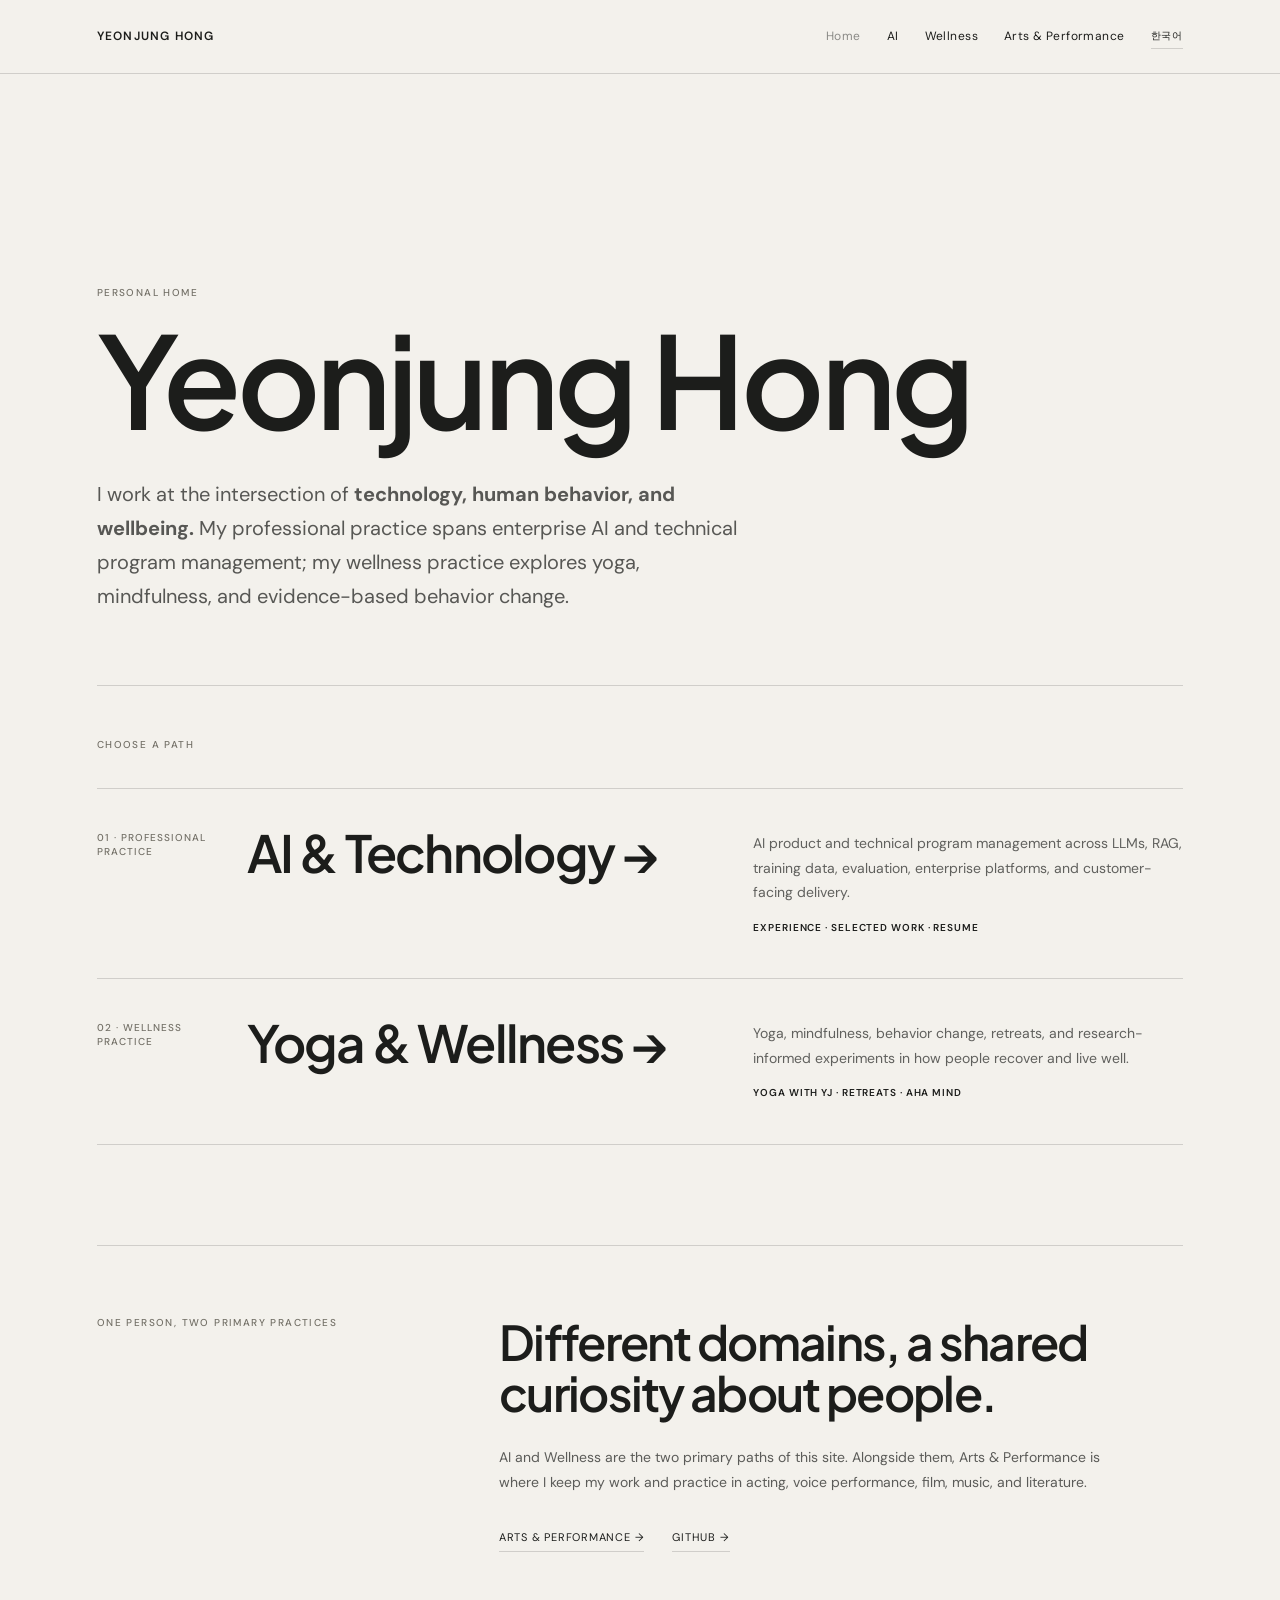
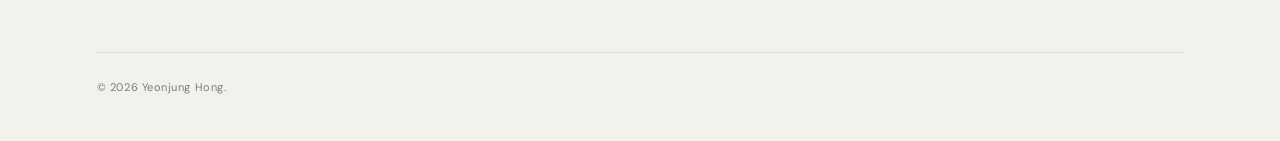
<file: index.html>
<!doctype html><html lang="en"><head><script>(function(){var l=localStorage.getItem('site-lang')||'en';document.documentElement.setAttribute('data-lang',l);document.documentElement.lang=l;})();</script><meta charset="utf-8"><meta name="viewport" content="width=device-width,initial-scale=1"><title>Yeonjung Hong — AI & Wellness</title><link rel="stylesheet" href="styles.css"><style>:root{--edge:clamp(22px,6vw,84px)}.wrap{max-width:1240px;margin:auto;padding:0 var(--edge)}.nav{padding-inline:max(var(--edge),calc((100% - 1240px)/2 + var(--edge)));flex-wrap:wrap}.hero{min-height:68vh;display:flex;flex-direction:column;justify-content:flex-end;padding:110px 0 72px;border-bottom:1px solid var(--color-divider)}.kicker{display:block;font:500 10px/1.4 var(--font-body);letter-spacing:.14em;text-transform:uppercase;color:var(--color-neutral-600);margin-bottom:22px}.display{font-size:clamp(64px,10vw,132px);line-height:.88;margin:0;max-width:900px}.hero .sub{font-size:clamp(16px,1.7vw,20px);line-height:1.7;max-width:650px;margin:42px 0 0;opacity:.72}.paths-head{padding:52px 0 14px}.paths{border-top:1px solid var(--color-divider);padding-bottom:100px}.path-card{display:grid;grid-template-columns:120px 1fr minmax(260px,430px);gap:30px;align-items:start;text-decoration:none;color:inherit;padding:42px 0;border-bottom:1px solid var(--color-divider);transition:opacity .2s}.path-card:hover{opacity:.52}.path-card .num{font:500 10px/1.4 var(--font-body);letter-spacing:.1em;text-transform:uppercase;color:var(--color-neutral-600)}.path-card h2{font-size:clamp(34px,4vw,56px);margin:-6px 0 0}.path-card p{font-size:14px;line-height:1.75;margin:0;opacity:.68}.path-card .go{display:block;margin-top:15px;font-size:10px;letter-spacing:.09em;text-transform:uppercase;font-weight:600}.about{border-top:1px solid var(--color-divider);padding:70px 0 100px;display:grid;grid-template-columns:1fr 2fr;gap:60px}.about h2{font-size:clamp(30px,4vw,48px);margin:0 0 26px;max-width:650px}.about p{max-width:620px;font-size:14px;line-height:1.8;opacity:.7}.secondary{display:flex;gap:28px;flex-wrap:wrap;margin-top:32px;font-size:11px;letter-spacing:.07em;text-transform:uppercase}.secondary a{text-decoration:none;border-bottom:1px solid var(--color-divider);padding-bottom:5px}footer{padding:25px 0 45px;border-top:1px solid var(--color-divider);font-size:11px;letter-spacing:.05em;opacity:.55}@media(max-width:760px){.hero{min-height:58vh;padding-top:80px}.path-card{grid-template-columns:1fr;gap:12px}.path-card h2{margin:0}.about{grid-template-columns:1fr;gap:20px}}</style></head><body><nav class="nav"><span class="nav-brand">Yeonjung Hong</span><a href="index.html" aria-current="page">Home</a><a href="ai-career.html">AI</a><a href="https://yeonjung-yoga.yjh0ng.chatgpt.site/">Wellness</a><a href="art.html">Arts &amp; Performance</a><button class="btn btn-secondary" type="button" data-lang-toggle><span class="lang-en">한국어</span><span class="lang-ko">English</span></button></nav><div class="wrap"><section class="hero"><span class="kicker">Personal home</span><h1 class="display">Yeonjung Hong</h1><p class="sub lang-en">I work at the intersection of <strong>technology, human behavior, and wellbeing.</strong> My professional practice spans enterprise AI and technical program management; my wellness practice explores yoga, mindfulness, and evidence-based behavior change.</p><p class="sub lang-ko"><strong>기술, 인간의 행동, 그리고 웰빙</strong>이 만나는 지점에서 일합니다. AI에서는 엔터프라이즈 AI와 기술 프로그램을 만들고, 웰니스에서는 요가·마음챙김·근거 기반 행동 변화를 탐구합니다.</p></section><div class="paths-head"><span class="kicker"><span class="lang-en">Choose a path</span><span class="lang-ko">관심 있는 영역으로 들어가세요</span></span></div><section class="paths"><a class="path-card ai" href="ai-career.html"><span class="num">01 · Professional practice</span><h2>AI &amp; Technology →</h2><div><p class="lang-en">AI product and technical program management across LLMs, RAG, training data, evaluation, enterprise platforms, and customer-facing delivery.</p><p class="lang-ko">LLM, RAG, 학습 데이터, 평가, 엔터프라이즈 플랫폼과 고객 현장까지 이어지는 AI 프로덕트·기술 프로그램 매니지먼트.</p><span class="go">Experience · Selected Work · Resume</span></div></a><a class="path-card wellness" href="https://yeonjung-yoga.yjh0ng.chatgpt.site/"><span class="num">02 · Wellness practice</span><h2>Yoga &amp; Wellness →</h2><div><p class="lang-en">Yoga, mindfulness, behavior change, retreats, and research-informed experiments in how people recover and live well.</p><p class="lang-ko">요가, 마음챙김, 행동 변화, 리트릿, 그리고 사람들이 잘 회복하고 살아가기 위한 연구 기반의 실천.</p><span class="go">Yoga with YJ · Retreats · Aha Mind</span></div></a></section><section class="about"><span class="kicker"><span class="lang-en">One person, two primary practices</span><span class="lang-ko">두 개의 중심 실천</span></span><div><h2><span class="lang-en">Different domains, a shared curiosity about people.</span><span class="lang-ko">분야는 달라도, 사람에 대한 관심은 이어집니다.</span></h2><p class="lang-en">AI and Wellness are the two primary paths of this site. Alongside them, Arts & Performance is where I keep my work and practice in acting, voice performance, film, music, and literature.</p><p class="lang-ko">이 사이트의 두 중심축은 AI와 Wellness입니다. 그 옆의 Arts & Performance에는 연기, 광고 나레이션, 영화, 음악, 문학과 관련된 작업과 경험을 기록합니다.</p><div class="secondary"><a href="art.html">Arts & Performance →</a><a href="https://github.com/reborn-everyday" target="_blank" rel="noopener">GitHub →</a></div></div></section><footer>© 2026 Yeonjung Hong.</footer></div><script src="i18n.js" defer></script></body></html>
</file>
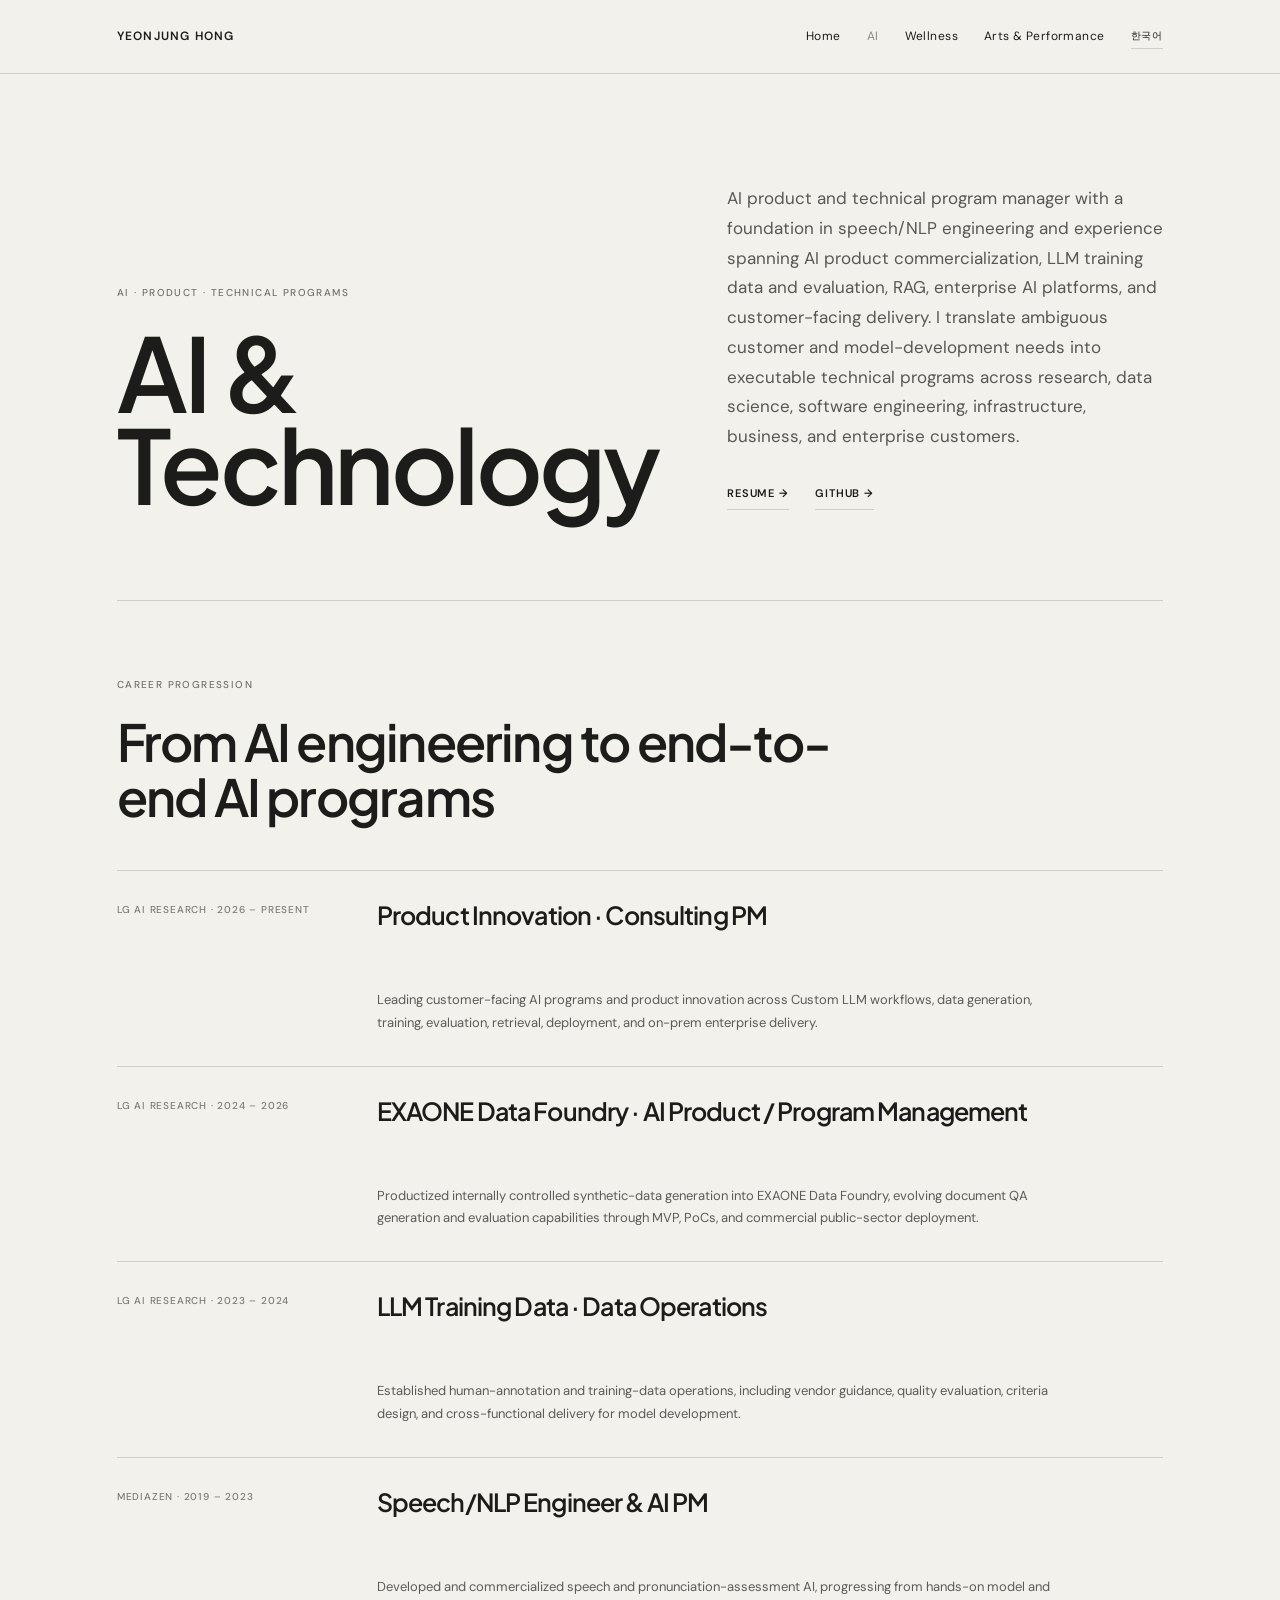
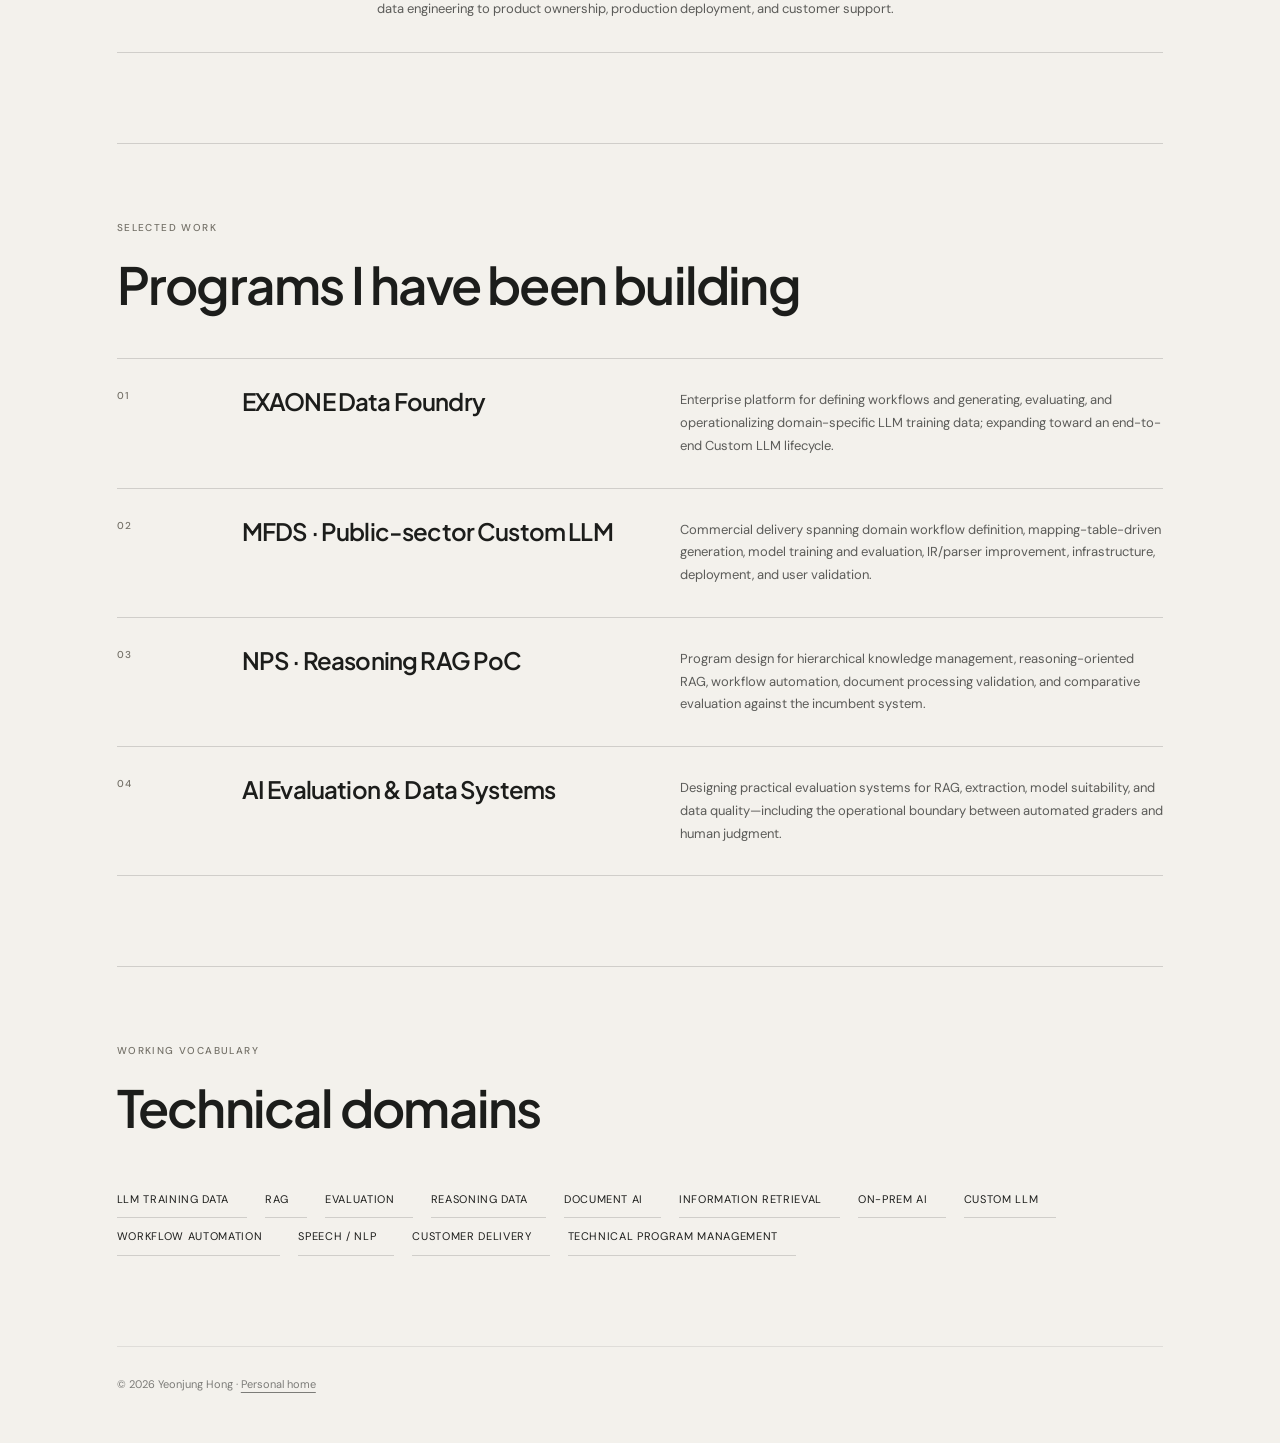
<file: ai-career.html>
<!doctype html><html lang="en"><head><script>(function(){var l=localStorage.getItem('site-lang')||'en';document.documentElement.setAttribute('data-lang',l);document.documentElement.lang=l;})();</script><meta charset="utf-8"><meta name="viewport" content="width=device-width,initial-scale=1"><title>AI & Technology — Yeonjung Hong</title><link rel="stylesheet" href="styles.css"><link rel="stylesheet" href="portfolio-links.css"><style>:root{--edge:clamp(22px,6vw,84px)}.wrap{max-width:1200px;margin:auto;padding:0 var(--edge)}.nav{padding-inline:max(var(--edge),calc((100% - 1200px)/2 + var(--edge)));flex-wrap:wrap}.hero{padding:110px 0 90px;display:grid;grid-template-columns:1fr 1.45fr;gap:70px;align-items:end}.kicker{font:500 10px/1.4 var(--font-body);letter-spacing:.14em;text-transform:uppercase;color:var(--color-neutral-600)}h1{font-size:clamp(58px,8vw,104px);line-height:.9;margin:22px 0 0}.lead{max-width:690px;font-size:17px;line-height:1.75;opacity:.72}.section{padding:70px 0 90px;border-top:1px solid var(--color-divider)}.section>h2{font-size:clamp(32px,4vw,52px);margin:18px 0 46px;max-width:760px}.timeline{border-top:1px solid var(--color-divider)}.role{display:grid;grid-template-columns:210px 1fr;gap:50px;padding:31px 0;border-bottom:1px solid var(--color-divider);background:transparent}.role h3{font-size:25px;margin:0 0 10px}.meta{grid-column:1;font:500 10px/1.5 var(--font-body);letter-spacing:.08em;text-transform:uppercase;opacity:.55}.role p{font-size:13px;line-height:1.75;margin:0;opacity:.7;max-width:680px}.role h3,.role p{grid-column:2}.role .meta{grid-row:1 / span 2}.work-grid{border-top:1px solid var(--color-divider)}.work{display:grid;grid-template-columns:90px 1fr 1.2fr;gap:35px;padding:30px 0;border-bottom:1px solid var(--color-divider);background:transparent}.work::before{counter-increment:work;content:'0' counter(work);font:500 10px/1.4 var(--font-body);letter-spacing:.1em;color:var(--color-neutral-600)}.work-grid{counter-reset:work}.work h3{font-size:24px;margin:0}.work p{font-size:13px;line-height:1.75;margin:0;opacity:.7}.skills{display:flex;flex-wrap:wrap;gap:0}.skills span{font-size:11px;letter-spacing:.06em;text-transform:uppercase;padding:9px 18px 9px 0;margin-right:18px;border-bottom:1px solid var(--color-divider);background:transparent}.portfolio-actions{margin-top:32px}footer{padding:28px 0 50px;border-top:1px solid var(--color-divider);font-size:11px;opacity:.55}@media(max-width:760px){.hero{grid-template-columns:1fr;gap:36px;padding:80px 0 65px}.role{grid-template-columns:1fr;gap:8px}.role .meta,.role h3,.role p{grid-column:1;grid-row:auto}.work{grid-template-columns:50px 1fr}.work p{grid-column:2}}</style></head><body><nav class="nav"><span class="nav-brand">Yeonjung Hong</span><a href="index.html">Home</a><a href="ai-career.html" aria-current="page">AI</a><a href="https://yeonjung-yoga.yjh0ng.chatgpt.site/">Wellness</a><a href="art.html">Arts &amp; Performance</a><button class="btn btn-secondary" type="button" data-lang-toggle><span class="lang-en">한국어</span><span class="lang-ko">English</span></button></nav><main class="wrap"><section class="hero"><div><span class="kicker">AI · Product · Technical Programs</span><h1>AI &amp;<br>Technology</h1></div><div><p class="lead lang-en">AI product and technical program manager with a foundation in speech/NLP engineering and experience spanning AI product commercialization, LLM training data and evaluation, RAG, enterprise AI platforms, and customer-facing delivery. I translate ambiguous customer and model-development needs into executable technical programs across research, data science, software engineering, infrastructure, business, and enterprise customers.</p><p class="lead lang-ko">Speech/NLP 엔지니어링을 기반으로 AI 제품 사업화, LLM 학습 데이터와 평가, RAG, 엔터프라이즈 AI 플랫폼, 고객 현장 딜리버리를 경험한 AI Product & Technical Program Manager입니다. 모호한 고객·모델 개발 요구사항을 연구, 데이터 사이언스, 엔지니어링, 인프라, 사업 조직이 실행할 수 있는 기술 프로그램으로 구체화합니다.</p><div class="portfolio-actions"><a class="portfolio-action primary" href="https://drive.google.com/file/d/1yoSp9Q4diVshVQrvhRJg3dYiSzgrxvba/view?usp=sharing" target="_blank" rel="noopener">Resume →</a><a class="portfolio-action" href="https://github.com/reborn-everyday" target="_blank" rel="noopener">GitHub →</a></div></div></section><section class="section"><span class="kicker">Career progression</span><h2>From AI engineering to end-to-end AI programs</h2><div class="timeline"><article class="role"><div class="meta">LG AI Research · 2026 – Present</div><h3>Product Innovation · Consulting PM</h3><p>Leading customer-facing AI programs and product innovation across Custom LLM workflows, data generation, training, evaluation, retrieval, deployment, and on-prem enterprise delivery.</p></article><article class="role"><div class="meta">LG AI Research · 2024 – 2026</div><h3>EXAONE Data Foundry · AI Product / Program Management</h3><p>Productized internally controlled synthetic-data generation into EXAONE Data Foundry, evolving document QA generation and evaluation capabilities through MVP, PoCs, and commercial public-sector deployment.</p></article><article class="role"><div class="meta">LG AI Research · 2023 – 2024</div><h3>LLM Training Data · Data Operations</h3><p>Established human-annotation and training-data operations, including vendor guidance, quality evaluation, criteria design, and cross-functional delivery for model development.</p></article><article class="role"><div class="meta">MediaZen · 2019 – 2023</div><h3>Speech/NLP Engineer &amp; AI PM</h3><p>Developed and commercialized speech and pronunciation-assessment AI, progressing from hands-on model and data engineering to product ownership, production deployment, and customer support.</p></article></div></section><section class="section"><span class="kicker">Selected work</span><h2>Programs I have been building</h2><div class="work-grid"><article class="work"><h3>EXAONE Data Foundry</h3><p>Enterprise platform for defining workflows and generating, evaluating, and operationalizing domain-specific LLM training data; expanding toward an end-to-end Custom LLM lifecycle.</p></article><article class="work"><h3>MFDS · Public-sector Custom LLM</h3><p>Commercial delivery spanning domain workflow definition, mapping-table-driven generation, model training and evaluation, IR/parser improvement, infrastructure, deployment, and user validation.</p></article><article class="work"><h3>NPS · Reasoning RAG PoC</h3><p>Program design for hierarchical knowledge management, reasoning-oriented RAG, workflow automation, document processing validation, and comparative evaluation against the incumbent system.</p></article><article class="work"><h3>AI Evaluation &amp; Data Systems</h3><p>Designing practical evaluation systems for RAG, extraction, model suitability, and data quality—including the operational boundary between automated graders and human judgment.</p></article></div></section><section class="section"><span class="kicker">Working vocabulary</span><h2>Technical domains</h2><div class="skills"><span>LLM Training Data</span><span>RAG</span><span>Evaluation</span><span>Reasoning Data</span><span>Document AI</span><span>Information Retrieval</span><span>On-prem AI</span><span>Custom LLM</span><span>Workflow Automation</span><span>Speech / NLP</span><span>Customer Delivery</span><span>Technical Program Management</span></div></section><footer>© 2026 Yeonjung Hong · <a href="index.html">Personal home</a></footer></main><script src="i18n.js" defer></script></body></html>
</file>
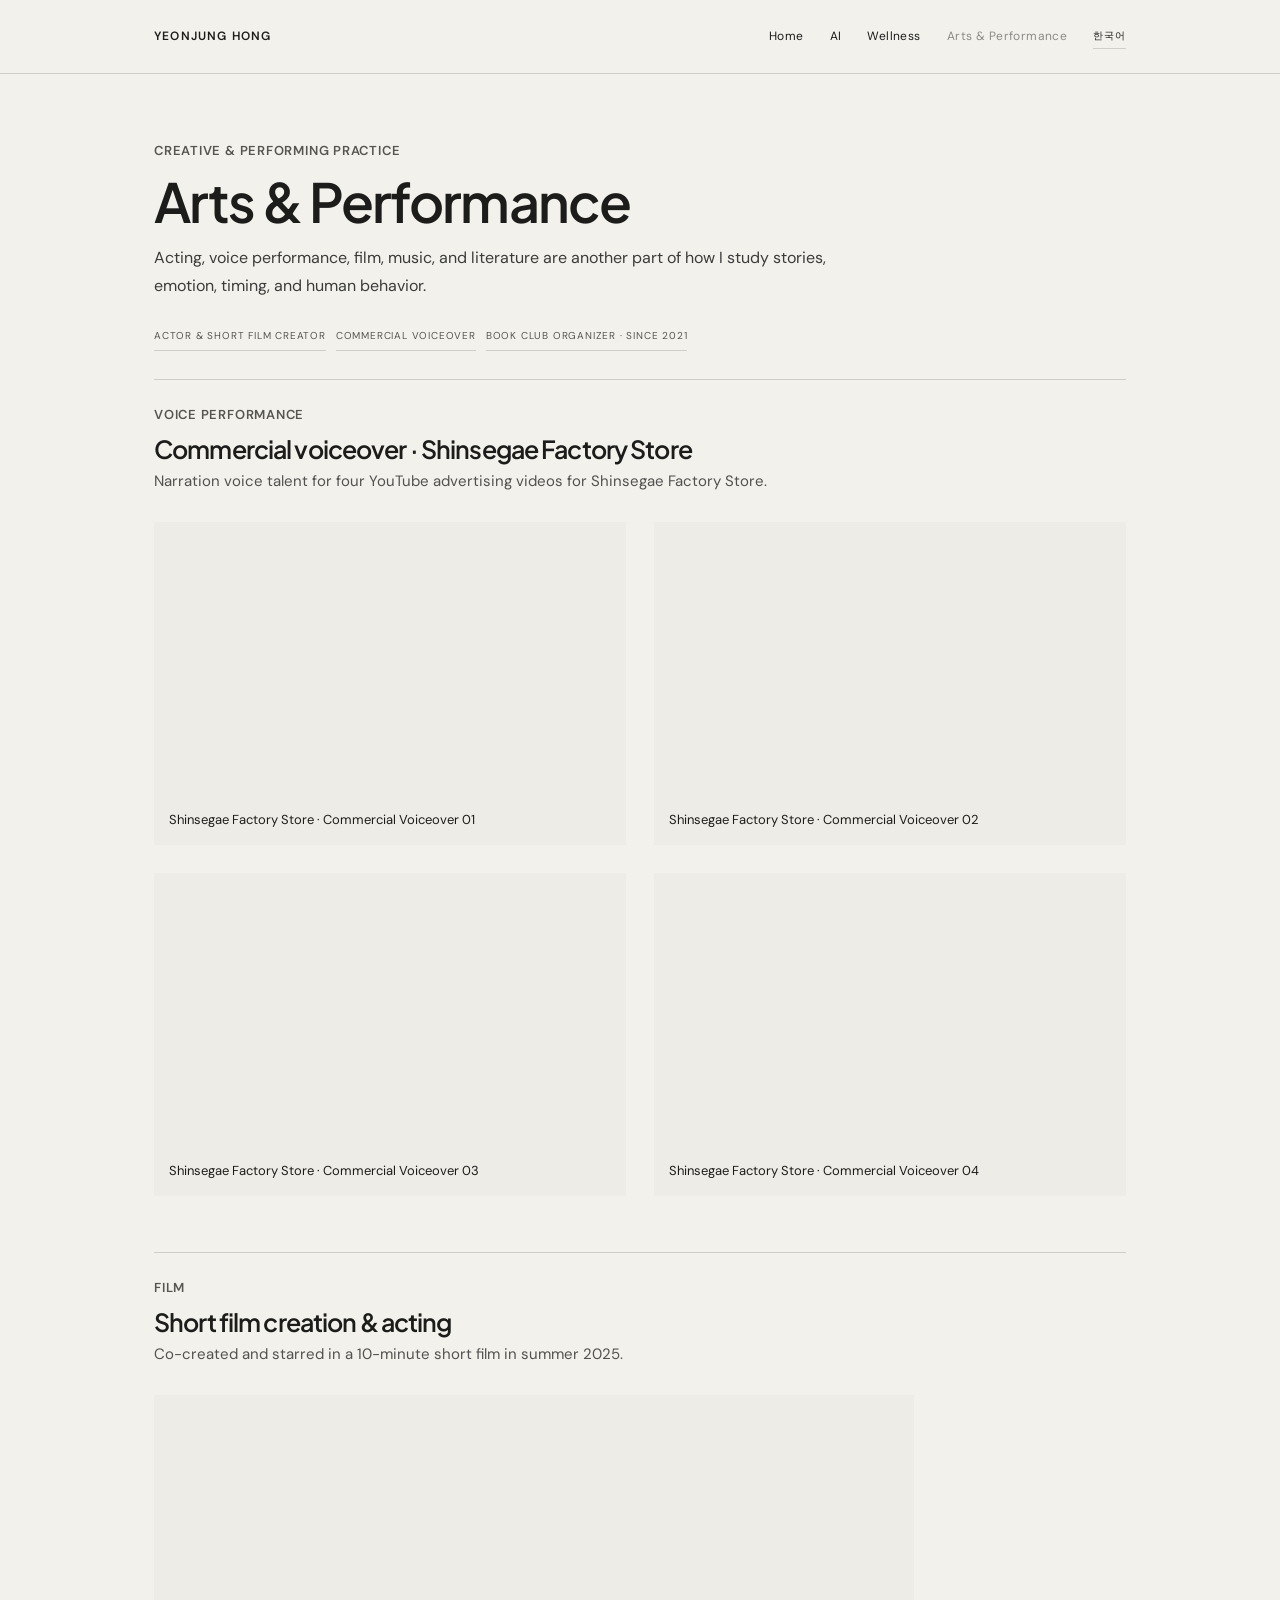
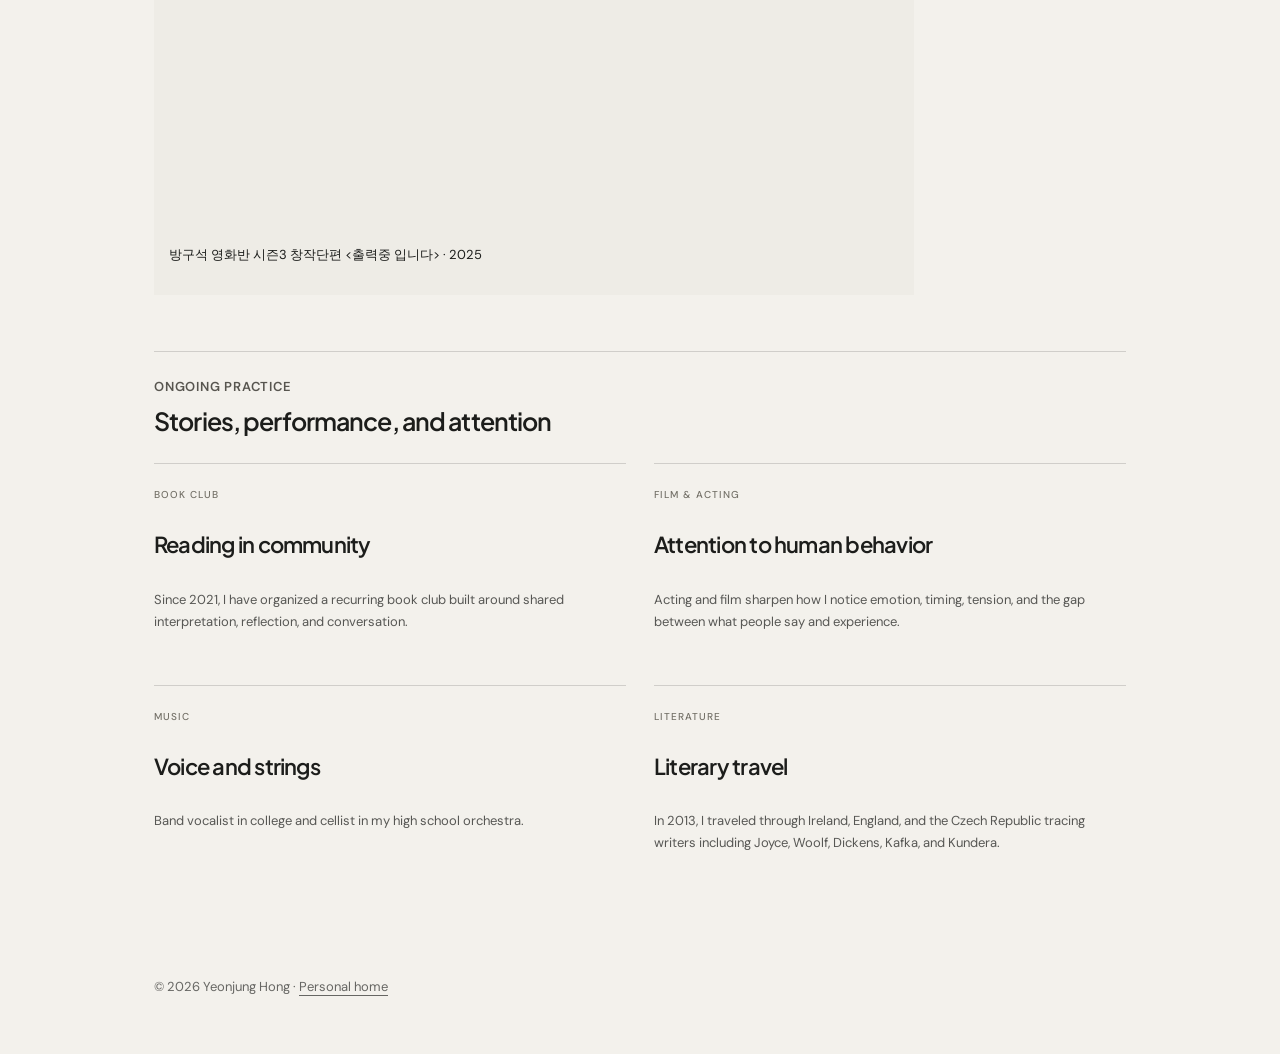
<file: art.html>
<!doctype html>
<html lang="en">
<head>
<script>(function(){var l=localStorage.getItem('site-lang')||'en';document.documentElement.setAttribute('data-lang',l);document.documentElement.lang=l;})();</script>
<meta charset="utf-8" /><meta name="viewport" content="width=device-width, initial-scale=1" />
<title>Arts & Performance — Yeonjung Hong</title><link rel="stylesheet" href="styles.css">
<style>:root{--leading:28px;--half:14px;--edge:clamp(20px,5vw,72px);--measure:62ch}body{margin:0;text-wrap:pretty}.wrap{max-width:1100px;margin:0 auto;padding:0 var(--edge)}.nav{padding-inline:max(var(--edge),calc((100% - 1100px)/2 + var(--edge)));flex-wrap:wrap}.nav a{white-space:nowrap}@media(max-width:620px){.nav .btn{display:none}}.kicker{display:block;font-size:13px;line-height:var(--half);letter-spacing:.06em;text-transform:uppercase;font-weight:600;color:var(--color-neutral-700);margin:0 0 calc(var(--leading) - var(--half))}.page-head{padding:calc(2.5 * var(--leading)) 0 var(--leading)}.page-head h1{font-family:var(--font-heading);font-weight:var(--font-heading-weight);font-size:clamp(36px,5vw,54px);margin:0}.page-head .sub{font-size:16px;line-height:var(--leading);max-width:var(--measure);margin:var(--half) 0 0;opacity:.85}.tags-row{display:flex;flex-wrap:wrap;gap:var(--space-2);margin-top:var(--leading)}.section{padding:var(--leading) 0 calc(2 * var(--leading));border-top:1px solid var(--color-divider)}.section-head{margin-bottom:var(--leading)}.section-head h2{font-family:var(--font-heading);font-size:25px;margin:0 0 6px}.section-head p{font-size:15px;margin:0;opacity:.75;max-width:65ch}.video-card{border-radius:var(--radius-lg);overflow:hidden;background:var(--color-surface)}.video-frame{aspect-ratio:16/9}.video-frame iframe{width:100%;height:100%;border:0}.video-cap{padding:var(--space-3);font-size:13px;line-height:1.55}.video-grid{display:grid;grid-template-columns:repeat(2,minmax(0,1fr));gap:var(--leading)}.grid{display:grid;grid-template-columns:repeat(2,minmax(0,1fr));gap:var(--leading)}@media(max-width:760px){.grid,.video-grid{grid-template-columns:1fr}}footer{padding:calc(1.5 * var(--leading)) 0 calc(2 * var(--leading));font-size:13px;opacity:.65}</style>
</head><body><nav class="nav"><span class="nav-brand">Yeonjung Hong</span><a href="index.html"><span class="lang-en">Home</span><span class="lang-ko">홈</span></a><a href="ai-career.html">AI</a><a href="wellness.html"><span class="lang-en">Wellness</span><span class="lang-ko">웰니스</span></a><a href="art.html" aria-current="page">Arts &amp; Performance</a><button class="btn btn-secondary" type="button" data-lang-toggle><span class="lang-en">한국어</span><span class="lang-ko">English</span></button></nav>
<div class="wrap"><section class="page-head"><span class="kicker">Creative &amp; Performing Practice</span><h1>Arts &amp; Performance</h1><p class="sub lang-en">Acting, voice performance, film, music, and literature are another part of how I study stories, emotion, timing, and human behavior.</p><p class="sub lang-ko">연기, 목소리 연기, 영화, 음악과 문학은 이야기와 감정, 타이밍, 인간 행동을 탐구하는 또 하나의 방식입니다.</p><div class="tags-row"><span class="tag tag-neutral">Actor &amp; Short Film Creator</span><span class="tag tag-neutral">Commercial Voiceover</span><span class="tag tag-neutral"><span class="lang-en">Book Club Organizer · since 2021</span><span class="lang-ko">북클럽 운영 · 2021–</span></span></div></section>
<section class="section"><div class="section-head"><span class="kicker">Voice Performance</span><h2><span class="lang-en">Commercial voiceover · Shinsegae Factory Store</span><span class="lang-ko">광고 나레이션 · 신세계 팩토리스토어</span></h2><p class="lang-en">Narration voice talent for four YouTube advertising videos for Shinsegae Factory Store.</p><p class="lang-ko">신세계 팩토리스토어 유튜브 광고 영상 4편의 나레이션 성우로 참여했습니다.</p></div><div class="video-grid"><article class="video-card"><div class="video-frame"><iframe src="https://www.youtube.com/embed/5Lo9KHZz16Q" title="Shinsegae Factory Store voiceover 1" allow="accelerometer; autoplay; clipboard-write; encrypted-media; gyroscope; picture-in-picture" allowfullscreen></iframe></div><div class="video-cap">Shinsegae Factory Store · Commercial Voiceover 01</div></article><article class="video-card"><div class="video-frame"><iframe src="https://www.youtube.com/embed/VvYVtAol5Bs" title="Shinsegae Factory Store voiceover 2" allow="accelerometer; autoplay; clipboard-write; encrypted-media; gyroscope; picture-in-picture" allowfullscreen></iframe></div><div class="video-cap">Shinsegae Factory Store · Commercial Voiceover 02</div></article><article class="video-card"><div class="video-frame"><iframe src="https://www.youtube.com/embed/TDnEGF1_pvM" title="Shinsegae Factory Store voiceover 3" allow="accelerometer; autoplay; clipboard-write; encrypted-media; gyroscope; picture-in-picture" allowfullscreen></iframe></div><div class="video-cap">Shinsegae Factory Store · Commercial Voiceover 03</div></article><article class="video-card"><div class="video-frame"><iframe src="https://www.youtube.com/embed/194nrRZ7uZE" title="Shinsegae Factory Store voiceover 4" allow="accelerometer; autoplay; clipboard-write; encrypted-media; gyroscope; picture-in-picture" allowfullscreen></iframe></div><div class="video-cap">Shinsegae Factory Store · Commercial Voiceover 04</div></article></div></section>
<section class="section"><div class="section-head"><span class="kicker">Film</span><h2><span class="lang-en">Short film creation &amp; acting</span><span class="lang-ko">단편 영화 창작 &amp; 연기</span></h2><p class="lang-en">Co-created and starred in a 10-minute short film in summer 2025.</p><p class="lang-ko">2025년 여름, 10분짜리 단편 영화를 공동 창작하고 출연했습니다.</p></div><div class="video-card" style="max-width:760px"><div class="video-frame"><iframe src="https://www.youtube.com/embed/5rmIwabtJHA" title="방구석 영화반 시즌3 창작단편 출력중 입니다" allow="accelerometer; autoplay; clipboard-write; encrypted-media; gyroscope; picture-in-picture" allowfullscreen></iframe></div><p class="video-cap">방구석 영화반 시즌3 창작단편 &lt;출력중 입니다&gt; · 2025</p></div></section>
<section class="section"><div class="section-head"><span class="kicker">Ongoing Practice</span><h2><span class="lang-en">Stories, performance, and attention</span><span class="lang-ko">이야기, 퍼포먼스, 그리고 관찰</span></h2></div><div class="grid"><article class="card elev-sm"><span class="card-kicker">Book Club</span><h3 class="card-title"><span class="lang-en">Reading in community</span><span class="lang-ko">함께 읽기</span></h3><p class="card-body lang-en">Since 2021, I have organized a recurring book club built around shared interpretation, reflection, and conversation.</p><p class="card-body lang-ko">2021년부터 해석과 성찰, 대화를 중심으로 한 북클럽을 꾸준히 운영하고 있습니다.</p></article><article class="card elev-sm"><span class="card-kicker">Film &amp; Acting</span><h3 class="card-title"><span class="lang-en">Attention to human behavior</span><span class="lang-ko">인간 행동에 대한 관찰</span></h3><p class="card-body lang-en">Acting and film sharpen how I notice emotion, timing, tension, and the gap between what people say and experience.</p><p class="card-body lang-ko">연기와 영화는 감정, 타이밍, 긴장감, 그리고 사람들이 말하는 것과 경험하는 것 사이의 간극을 관찰하는 감각을 키웁니다.</p></article><article class="card elev-sm"><span class="card-kicker">Music</span><h3 class="card-title"><span class="lang-en">Voice and strings</span><span class="lang-ko">목소리와 현악기</span></h3><p class="card-body lang-en">Band vocalist in college and cellist in my high school orchestra.</p><p class="card-body lang-ko">대학 시절 밴드 보컬, 고등학교 시절 오케스트라 첼로 연주자로 활동했습니다.</p></article><article class="card elev-sm"><span class="card-kicker">Literature</span><h3 class="card-title"><span class="lang-en">Literary travel</span><span class="lang-ko">문학 기행</span></h3><p class="card-body lang-en">In 2013, I traveled through Ireland, England, and the Czech Republic tracing writers including Joyce, Woolf, Dickens, Kafka, and Kundera.</p><p class="card-body lang-ko">2013년 아일랜드·영국·체코를 여행하며 조이스, 울프, 디킨스, 카프카, 쿤데라 등 작가들의 발자취를 따라갔습니다.</p></article></div></section><footer>© 2026 Yeonjung Hong · <a href="index.html">Personal home</a></footer></div><script src="i18n.js" defer></script></body></html>
</file>
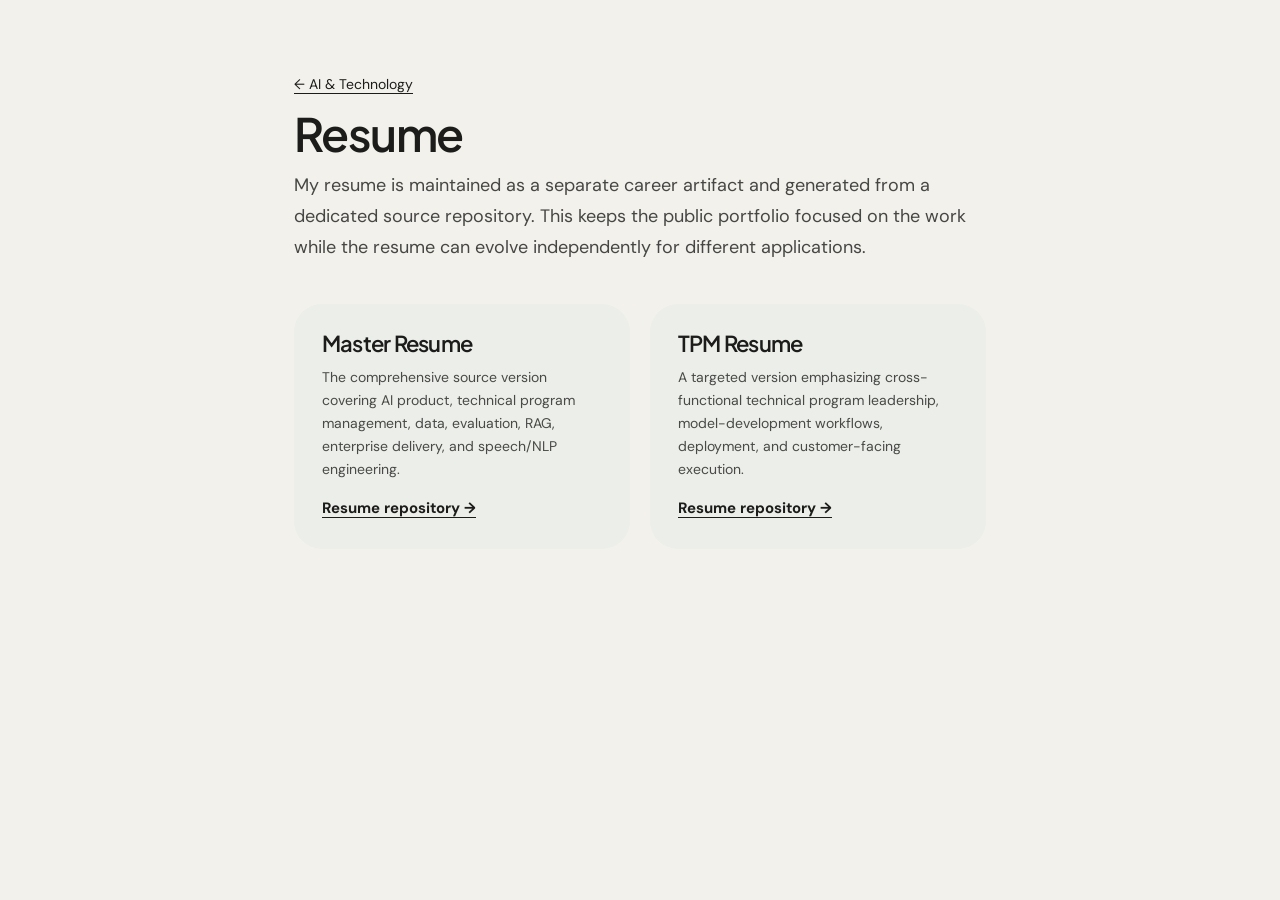
<file: resume.html>
<!doctype html><html lang="en"><head><meta charset="utf-8"><meta name="viewport" content="width=device-width,initial-scale=1"><title>Resume — Yeonjung Hong</title><link rel="stylesheet" href="styles.css"><style>body{margin:0}.wrap{max-width:820px;margin:auto;padding:72px clamp(20px,5vw,72px)}h1{font-family:var(--font-heading);font-size:46px;margin:12px 0}.lead{font-size:18px;line-height:1.7;opacity:.8}.cards{display:grid;grid-template-columns:1fr 1fr;gap:20px;margin-top:42px}@media(max-width:650px){.cards{grid-template-columns:1fr}}.cardx{padding:28px;border-radius:28px;background:var(--color-accent-100)}.cardx h2{font-family:var(--font-heading);font-size:22px;margin:0 0 10px}.cardx p{font-size:14px;line-height:1.65;opacity:.78}.cardx a{font-weight:700;color:inherit}.back{color:inherit;font-size:14px}</style></head><body><div class="wrap"><a class="back" href="ai-career.html">← AI &amp; Technology</a><h1>Resume</h1><p class="lead">My resume is maintained as a separate career artifact and generated from a dedicated source repository. This keeps the public portfolio focused on the work while the resume can evolve independently for different applications.</p><div class="cards"><div class="cardx"><h2>Master Resume</h2><p>The comprehensive source version covering AI product, technical program management, data, evaluation, RAG, enterprise delivery, and speech/NLP engineering.</p><a href="https://github.com/reborn-everyday/resume" target="_blank" rel="noopener">Resume repository →</a></div><div class="cardx"><h2>TPM Resume</h2><p>A targeted version emphasizing cross-functional technical program leadership, model-development workflows, deployment, and customer-facing execution.</p><a href="https://github.com/reborn-everyday/resume" target="_blank" rel="noopener">Resume repository →</a></div></div></div></body></html>
</file>
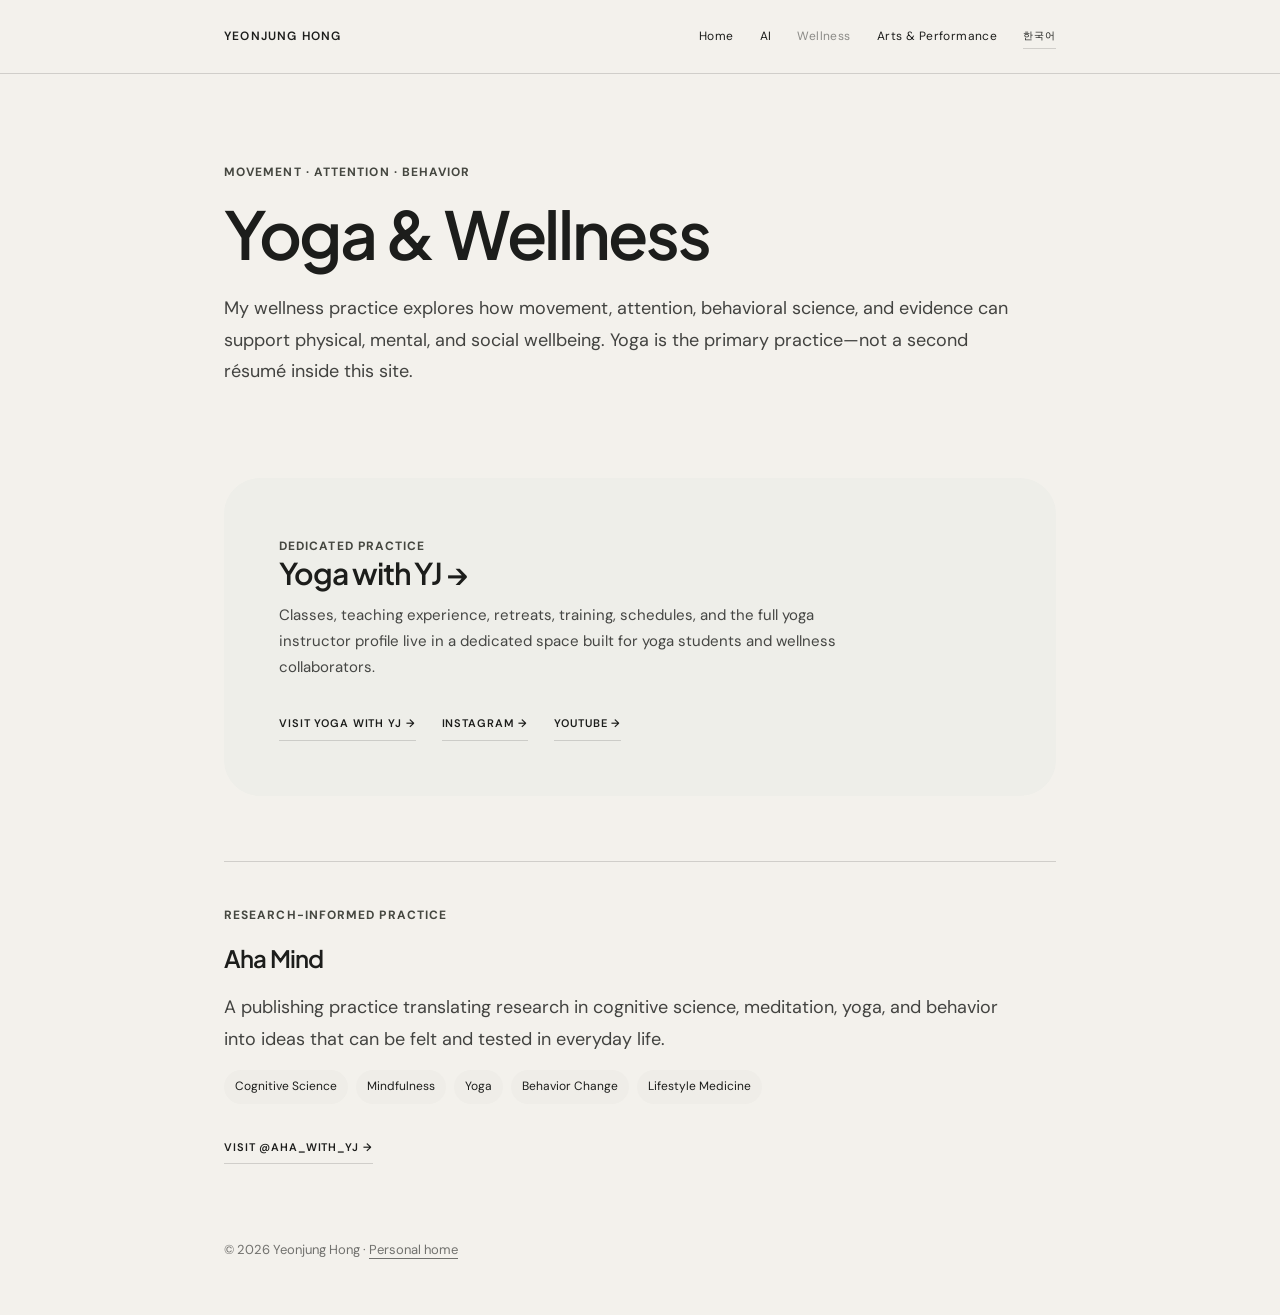
<file: wellness.html>
<!doctype html><html lang="en"><head><script>(function(){var l=localStorage.getItem('site-lang')||'en';document.documentElement.setAttribute('data-lang',l);document.documentElement.lang=l;})();</script><meta charset="utf-8"><meta name="viewport" content="width=device-width,initial-scale=1"><title>Yoga & Wellness — Yeonjung Hong</title><link rel="stylesheet" href="styles.css"><link rel="stylesheet" href="portfolio-links.css"><style>body{margin:0}.wrap{max-width:960px;margin:auto;padding:0 clamp(20px,5vw,72px)}.nav{padding-inline:max(clamp(20px,5vw,72px),calc((100% - 960px)/2 + clamp(20px,5vw,72px)));flex-wrap:wrap}.hero{padding:85px 0 60px}.kicker{font-size:12px;letter-spacing:.09em;text-transform:uppercase;font-weight:700;color:var(--color-accent-2-800)}h1,h2{font-family:var(--font-heading);font-weight:var(--font-heading-weight)}h1{font-size:clamp(42px,6vw,66px);margin:14px 0 24px}.lead{font-size:18px;line-height:1.75;max-width:66ch;opacity:.82}.gateway{margin:15px 0 65px;padding:clamp(30px,5vw,55px);border-radius:36px;background:var(--color-accent-2-100)}.gateway h2{font-size:30px;margin:0 0 12px}.gateway p{max-width:58ch;line-height:1.75;opacity:.8}.note{padding:40px 0;border-top:1px solid var(--color-divider)}.note h2{font-size:24px}.pillrow{display:flex;flex-wrap:wrap;gap:8px}.pillrow span{font-size:12px;padding:7px 11px;border-radius:999px;background:var(--color-neutral-100)}footer{padding:35px 0 55px;font-size:13px;opacity:.6}</style></head><body><nav class="nav"><span class="nav-brand">Yeonjung Hong</span><a href="index.html">Home</a><a href="ai-career.html">AI</a><a href="wellness.html" aria-current="page">Wellness</a><a href="art.html">Arts &amp; Performance</a><button class="btn btn-secondary" type="button" data-lang-toggle><span class="lang-en">한국어</span><span class="lang-ko">English</span></button></nav><main class="wrap"><section class="hero"><span class="kicker">Movement · Attention · Behavior</span><h1>Yoga &amp; Wellness</h1><p class="lead lang-en">My wellness practice explores how movement, attention, behavioral science, and evidence can support physical, mental, and social wellbeing. Yoga is the primary practice—not a second résumé inside this site.</p><p class="lead lang-ko">움직임, 주의, 행동과학과 근거가 Physical, Mental, Social Well-being을 어떻게 도울 수 있는지 탐구합니다. 이곳에서는 요가 경력을 다시 나열하기보다, 독립적으로 운영하는 Yoga with YJ로 연결합니다.</p></section><section class="gateway"><span class="kicker">Dedicated practice</span><h2>Yoga with YJ →</h2><p class="lang-en">Classes, teaching experience, retreats, training, schedules, and the full yoga instructor profile live in a dedicated space built for yoga students and wellness collaborators.</p><p class="lang-ko">수업, 지도 경력, 리트릿, 교육 이력, 일정과 요가 강사 프로필은 요가 수련자와 웰니스 협업자를 위해 별도로 만든 Yoga with YJ에서 관리합니다.</p><div class="portfolio-actions"><a class="portfolio-action wellness" href="https://yeonjung-yoga.yjh0ng.chatgpt.site/" target="_blank" rel="noopener">Visit Yoga with YJ →</a><a class="portfolio-action" href="https://www.instagram.com/yoga_with_yj/" target="_blank" rel="noopener">Instagram →</a><a class="portfolio-action" href="https://www.youtube.com/@yoga_with_yj" target="_blank" rel="noopener">YouTube →</a></div></section><section class="note"><span class="kicker">Research-informed practice</span><h2>Aha Mind</h2><p class="lead lang-en">A publishing practice translating research in cognitive science, meditation, yoga, and behavior into ideas that can be felt and tested in everyday life.</p><p class="lead lang-ko">인지과학, 명상, 요가, 행동 연구를 일상에서 직접 느끼고 시험해볼 수 있는 언어로 번역하는 콘텐츠 프로젝트입니다.</p><div class="pillrow"><span>Cognitive Science</span><span>Mindfulness</span><span>Yoga</span><span>Behavior Change</span><span>Lifestyle Medicine</span></div><div class="portfolio-actions"><a class="portfolio-action wellness" href="https://www.instagram.com/aha_with_yj/" target="_blank" rel="noopener">Visit @aha_with_yj →</a></div></section><footer>© 2026 Yeonjung Hong · <a href="index.html">Personal home</a></footer></main><script src="i18n.js" defer></script></body></html>
</file>
<file: styles.css>
@import url('https://fonts.googleapis.com/css2?family=DM+Sans:wght@400;500;600&family=Plus+Jakarta+Sans:wght@500;600&display=swap');
:root{--color-bg:#f3f1ec;--color-surface:#eeece6;--color-text:#1c1d1b;--color-accent:#4d554b;--color-accent-2:#777a70;--color-divider:rgba(28,29,27,.16);--color-neutral-100:#efede8;--color-neutral-200:#e5e2db;--color-neutral-300:#d2cfc7;--color-neutral-400:#b5b1a8;--color-neutral-500:#918d84;--color-neutral-600:#747168;--color-neutral-700:#57554f;--color-neutral-800:#3b3a36;--color-neutral-900:#242522;--color-accent-100:#eceee9;--color-accent-200:#dde1da;--color-accent-600:#596156;--color-accent-700:#464d44;--color-accent-800:#353b34;--color-accent-2-100:#eeeee9;--color-accent-2-200:#e1e1da;--color-accent-2-700:#5b5d55;--color-accent-2-800:#454740;--font-heading:'Plus Jakarta Sans','DM Sans',Arial,sans-serif;--font-heading-weight:600;--font-body:'DM Sans',Arial,sans-serif;--space-1:5px;--space-2:10px;--space-3:15px;--space-4:20px;--space-6:30px;--space-8:40px;--radius-sm:0;--radius-md:0;--radius-lg:0;--shadow-sm:none;--shadow-md:none;--shadow-lg:none}
*,*::before,*::after{box-sizing:border-box}html{background:var(--color-bg)}body{margin:0;background:var(--color-bg);color:var(--color-text);font-family:var(--font-body);font-size:15px;line-height:1.65;font-weight:400;-webkit-font-smoothing:antialiased}h1,h2,h3,h4,h5,h6{font-family:var(--font-heading);font-weight:var(--font-heading-weight);line-height:1.08;letter-spacing:-.035em}p{margin:0 0 15px}a{color:inherit;text-underline-offset:4px;text-decoration-thickness:1px}img{display:block;max-width:100%}::selection{background:#d9dbd4}:focus-visible{outline:1px solid var(--color-text);outline-offset:4px}.text-muted{color:rgba(28,29,27,.58)}
.btn{display:inline-flex;align-items:center;justify-content:center;cursor:pointer;text-decoration:none;font:500 11px/1 var(--font-body);letter-spacing:.09em;text-transform:uppercase;color:var(--color-text);background:transparent;border:0;border-bottom:1px solid var(--color-divider);padding:10px 0;border-radius:0}.btn:hover{border-color:var(--color-text)}.btn-secondary{background:transparent}.btn-primary{background:transparent;color:var(--color-text)}
.nav{display:flex;align-items:center;gap:26px;padding:24px clamp(20px,5vw,72px);border-bottom:1px solid var(--color-divider);background:var(--color-bg)}.nav-brand{font-family:var(--font-body);font-weight:600;font-size:12px;letter-spacing:.1em;text-transform:uppercase;margin-right:auto}.nav a{color:inherit;text-decoration:none;font-size:12px;letter-spacing:.035em}.nav a:hover,.nav a[aria-current='page']{opacity:.48}.nav .btn{font-size:10px;padding:7px 0}@media(max-width:680px){.nav{gap:15px}.nav-brand{width:100%;margin-bottom:2px}.nav .btn{display:none}}
.card{display:flex;flex-direction:column;gap:9px;padding:24px 0;border-top:1px solid var(--color-divider);border-radius:0;background:transparent}.card-kicker{font:500 10px/1.3 var(--font-body);letter-spacing:.1em;text-transform:uppercase;color:var(--color-neutral-600)}.card-title{font-family:var(--font-heading);font-size:22px;line-height:1.15}.card-body{margin:0;font-size:13px;line-height:1.7;opacity:.72}.elev-sm,.elev-md,.elev-lg{box-shadow:none}.tag{display:inline-flex;align-items:center;font-size:10px;letter-spacing:.08em;text-transform:uppercase;padding:0 0 5px;border-radius:0;border-bottom:1px solid var(--color-divider);background:transparent!important;color:var(--color-neutral-700)!important}.tag-outline{border:0;border-bottom:1px solid var(--color-divider)}
.hr{height:1px;border:0;margin:20px 0;background:var(--color-divider)}footer a{color:inherit}html[data-lang='en'] .lang-ko{display:none}html[data-lang='ko'] .lang-en{display:none}[data-lang-toggle]{cursor:pointer}
</file>
<file: portfolio-links.css>
.portfolio-actions{display:flex;flex-wrap:wrap;gap:26px;margin-top:34px}.portfolio-action{display:inline-flex;align-items:center;gap:8px;padding:0 0 7px;border-radius:0;text-decoration:none;font-size:11px;font-weight:600;letter-spacing:.08em;text-transform:uppercase;border:0;border-bottom:1px solid var(--color-divider);color:inherit;background:transparent}.portfolio-action:hover{border-color:var(--color-text)}.portfolio-action.primary,.portfolio-action.wellness{background:transparent;color:inherit;border-color:var(--color-divider)}.portfolio-action.primary:hover,.portfolio-action.wellness:hover{border-color:var(--color-text)}
</file>
